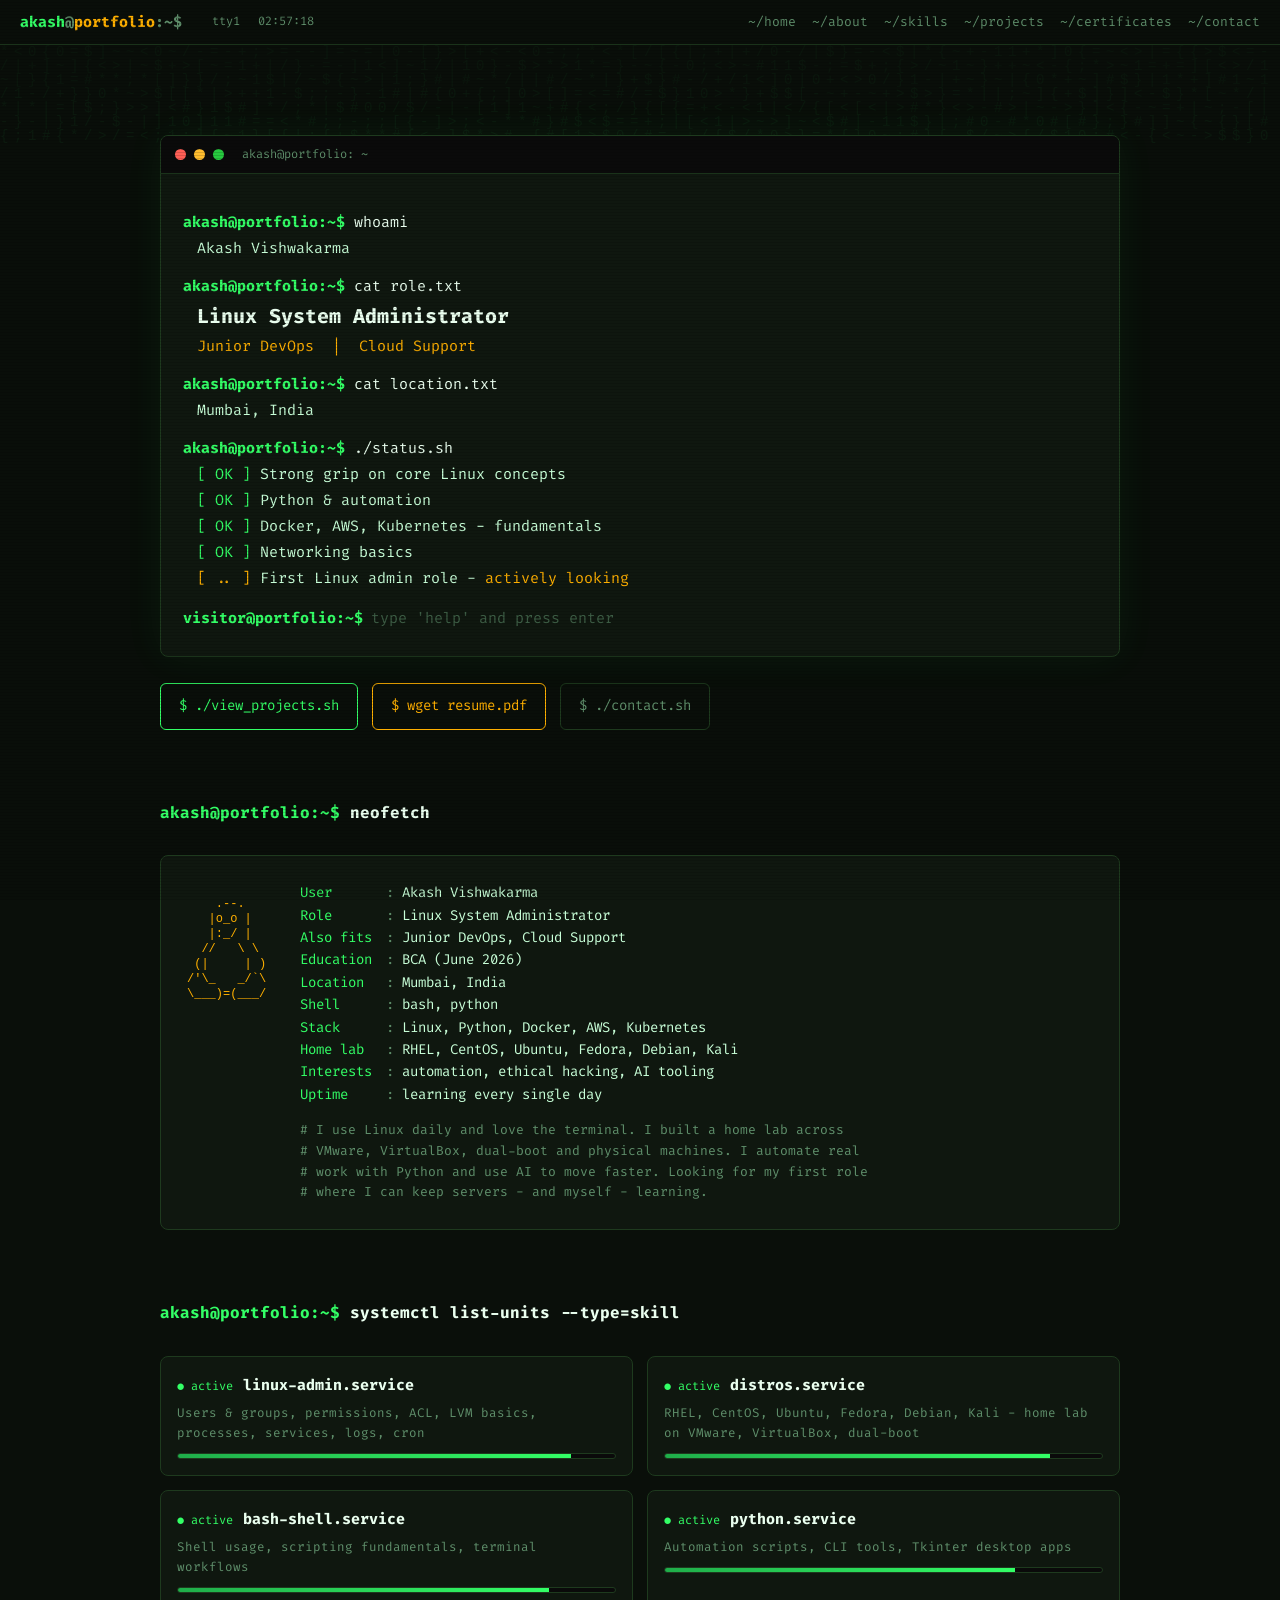
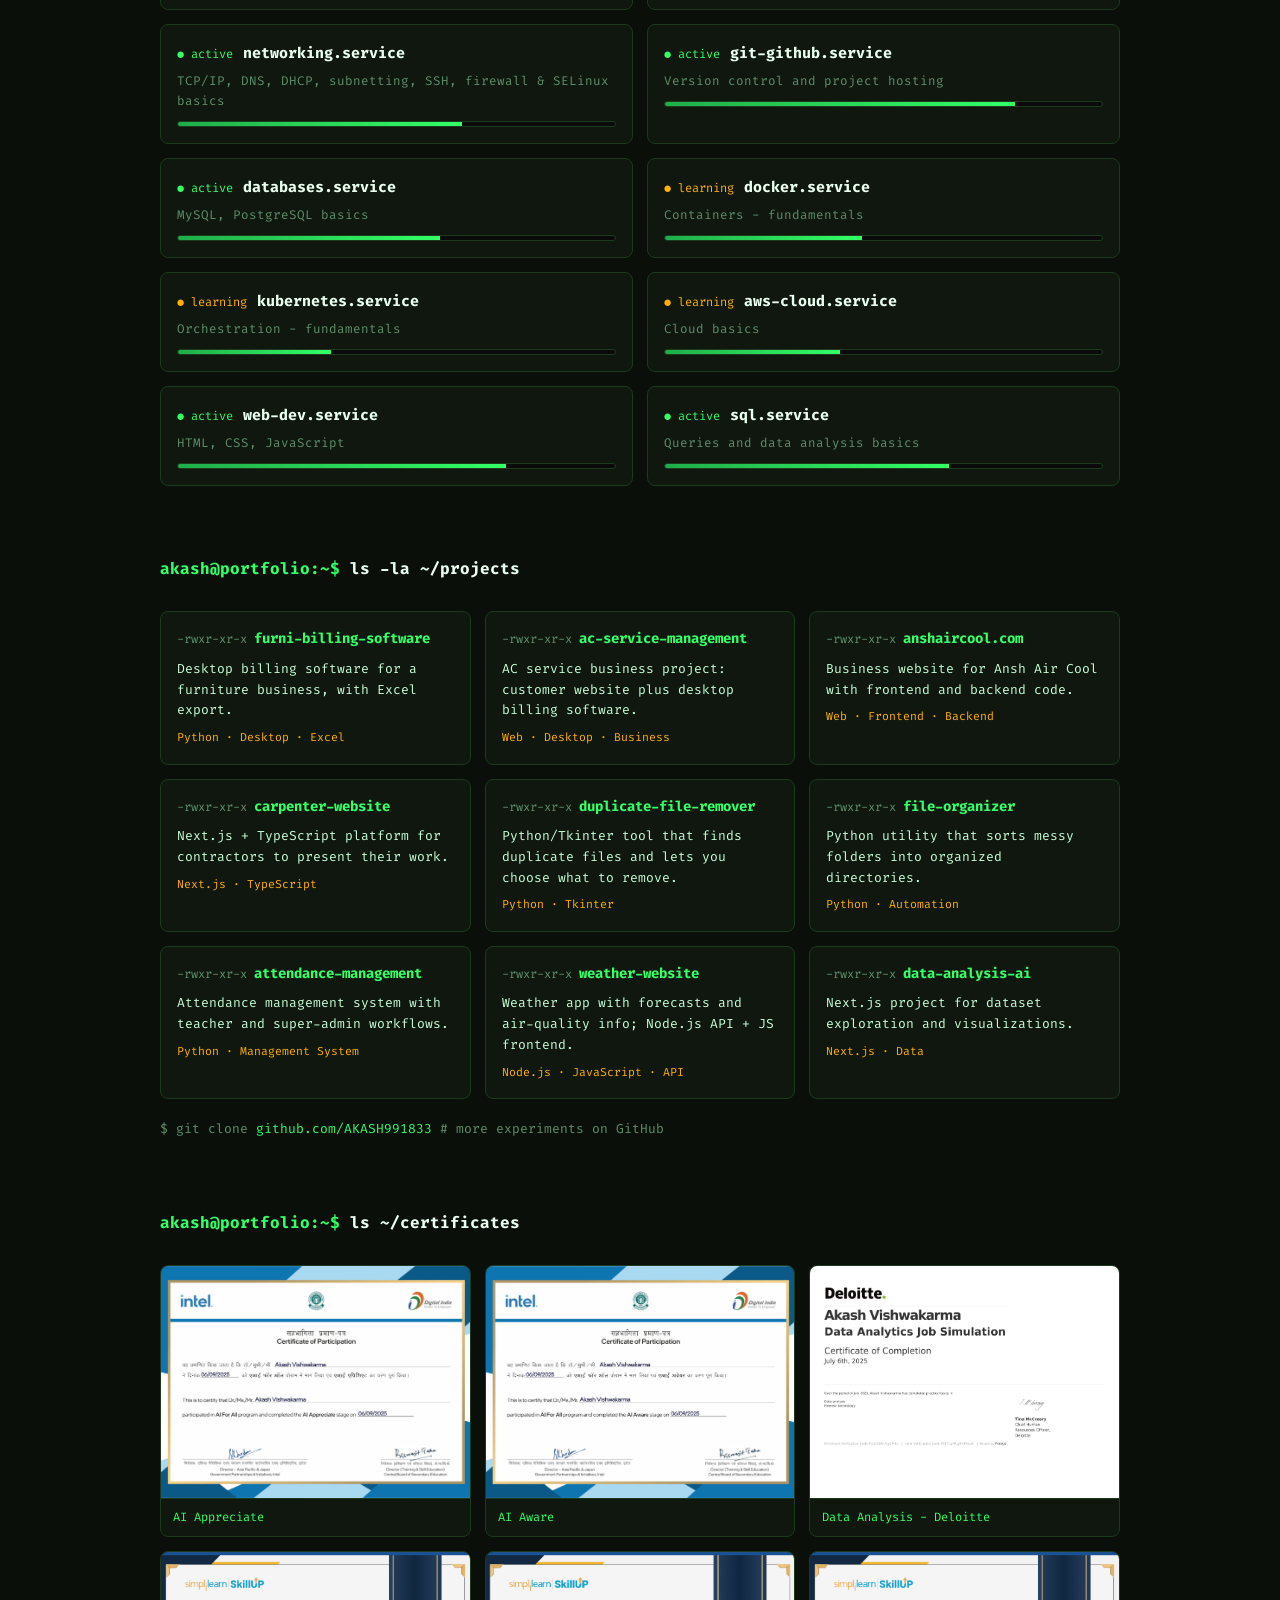
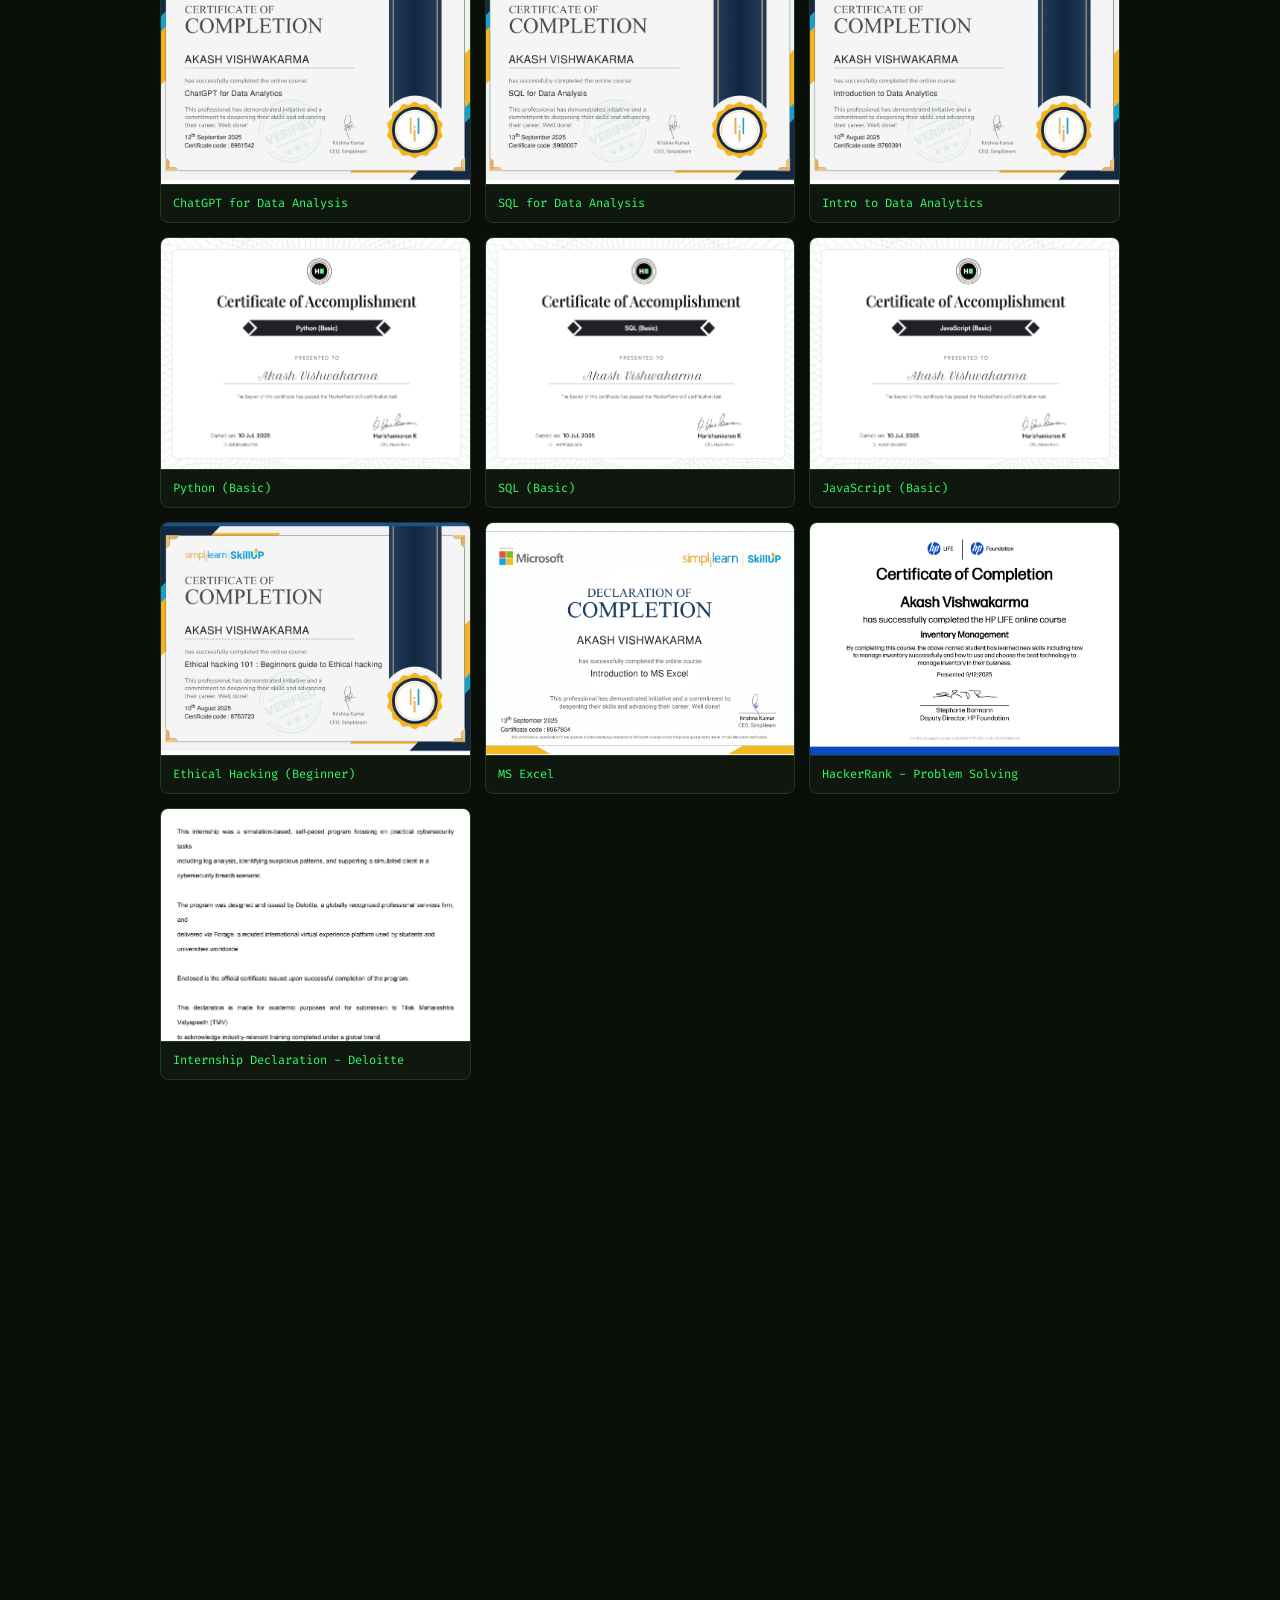
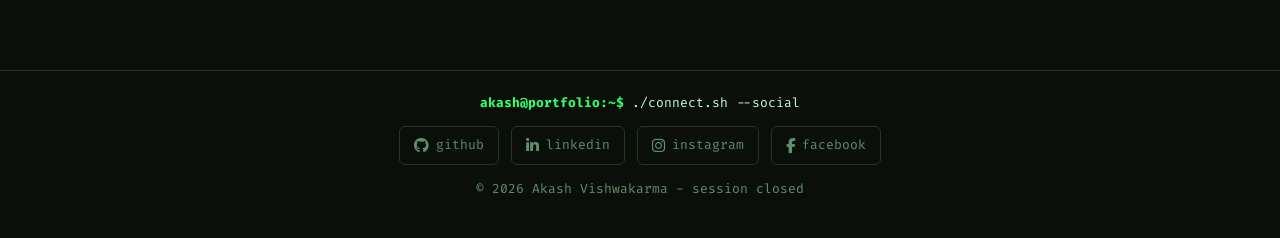
<file: index.html>
<!DOCTYPE html>
<html lang="en">
<head>
<meta charset="UTF-8">
<meta name="viewport" content="width=device-width, initial-scale=1.0">
<meta name="description" content="Akash Vishwakarma - Linux System Administrator, Junior DevOps and Cloud Support. Linux, Python, automation. Mumbai.">
<meta name="author" content="Akash Vishwakarma">
<title>akash@linux:~$ | Akash Vishwakarma</title>
<link rel="icon" type="image/x-icon" href="krish.jpg">
<link rel="preconnect" href="https://fonts.googleapis.com">
<link rel="preconnect" href="https://fonts.gstatic.com" crossorigin>
<link href="https://fonts.googleapis.com/css2?family=Fira+Code:wght@400;500;700&family=JetBrains+Mono:wght@400;700&display=swap" rel="stylesheet">
<link rel="stylesheet" href="https://cdnjs.cloudflare.com/ajax/libs/font-awesome/6.4.0/css/all.min.css">
<link rel="stylesheet" href="terminal.css">
</head>
<body>

<canvas id="matrix" aria-hidden="true"></canvas>

<!-- Boot screen -->
<div id="boot" aria-hidden="true">
<pre id="boot-log"></pre>
</div>

<div class="crt" aria-hidden="true"></div>

<!-- Status bar -->
<header class="statusbar">
  <a class="host" href="#home"><span class="user">akash</span><span class="at">@</span><span class="machine">portfolio</span><span class="path">:~$</span></a>
  <span class="tty">tty1</span>
  <span class="clock" id="clock"></span>
  <button class="menu-toggle" id="menuToggle" aria-label="Toggle menu">[menu]</button>
  <nav id="nav">
    <a href="#home">~/home</a>
    <a href="#about">~/about</a>
    <a href="#skills">~/skills</a>
    <a href="#projects">~/projects</a>
    <a href="#certificates">~/certificates</a>
    <a href="#contact">~/contact</a>
  </nav>
</header>

<main>

<!-- HERO -->
<section class="hero" id="home">
  <div class="term-window">
    <div class="term-titlebar">
      <span class="dot r"></span><span class="dot y"></span><span class="dot g"></span>
      <span class="term-title">akash@portfolio: ~</span>
    </div>
    <div class="term-body" id="hero-term">
      <div class="line"><span class="prompt">akash@portfolio:~$</span> <span class="cmd" data-type="whoami"></span></div>
      <div class="out">Akash Vishwakarma</div>
      <div class="line"><span class="prompt">akash@portfolio:~$</span> <span class="cmd" data-type="cat role.txt"></span></div>
      <div class="out big">Linux System Administrator</div>
      <div class="out big dim2">Junior DevOps &nbsp;|&nbsp; Cloud Support</div>
      <div class="line"><span class="prompt">akash@portfolio:~$</span> <span class="cmd" data-type="cat location.txt"></span></div>
      <div class="out">Mumbai, India</div>
      <div class="line"><span class="prompt">akash@portfolio:~$</span> <span class="cmd" data-type="./status.sh"></span></div>
      <div class="out"><span class="ok">[ OK ]</span> Strong grip on core Linux concepts</div>
      <div class="out"><span class="ok">[ OK ]</span> Python &amp; automation</div>
      <div class="out"><span class="ok">[ OK ]</span> Docker, AWS, Kubernetes - fundamentals</div>
      <div class="out"><span class="ok">[ OK ]</span> Networking basics</div>
      <div class="out"><span class="run">[ .. ]</span> First Linux admin role - <span class="amber">actively looking</span></div>
      <div id="tty-out"></div>
      <div class="line tty-line">
        <span class="prompt">visitor@portfolio:~$</span>
        <input id="tty-in" type="text" autocomplete="off" autocapitalize="off" spellcheck="false" aria-label="Try a terminal command - type help" placeholder="type 'help' and press enter">
      </div>
    </div>
  </div>
  <div class="hero-actions">
    <a class="btn" href="#projects">$ ./view_projects.sh</a>
    <a class="btn amber" href="1-Akash_Vishwakarma_Resume.pdf" target="_blank" rel="noopener">$ wget resume.pdf</a>
    <a class="btn ghost" href="#contact">$ ./contact.sh</a>
  </div>
</section>

<!-- ABOUT / neofetch -->
<section id="about" class="reveal">
  <h2 class="sec"><span class="prompt">akash@portfolio:~$</span> neofetch</h2>
  <div class="neofetch">
    <pre class="ascii" aria-hidden="true"><span class="penguin">
    .--.
   |o_o |
   |:_/ |
  //   \ \
 (|     | )
/'\_   _/`\
\___)=(___/</span></pre>
    <div class="nf-info">
      <div><span class="k">User</span><span class="sep">:</span> Akash Vishwakarma</div>
      <div><span class="k">Role</span><span class="sep">:</span> Linux System Administrator</div>
      <div><span class="k">Also fits</span><span class="sep">:</span> Junior DevOps, Cloud Support</div>
      <div><span class="k">Education</span><span class="sep">:</span> BCA (June 2026)</div>
      <div><span class="k">Location</span><span class="sep">:</span> Mumbai, India</div>
      <div><span class="k">Shell</span><span class="sep">:</span> bash, python</div>
      <div><span class="k">Stack</span><span class="sep">:</span> Linux, Python, Docker, AWS, Kubernetes</div>
      <div><span class="k">Home lab</span><span class="sep">:</span> RHEL, CentOS, Ubuntu, Fedora, Debian, Kali</div>
      <div><span class="k">Interests</span><span class="sep">:</span> automation, ethical hacking, AI tooling</div>
      <div><span class="k">Uptime</span><span class="sep">:</span> learning every single day</div>
      <div class="nf-note"># I use Linux daily and love the terminal. I built a home lab across
# VMware, VirtualBox, dual-boot and physical machines. I automate real
# work with Python and use AI to move faster. Looking for my first role
# where I can keep servers - and myself - learning.</div>
    </div>
  </div>
</section>

<!-- SKILLS -->
<section id="skills" class="reveal">
  <h2 class="sec"><span class="prompt">akash@portfolio:~$</span> systemctl list-units --type=skill</h2>
  <div class="units">
    <div class="unit"><span class="state ok">&#9679; active</span><span class="uname">linux-admin.service</span><span class="udesc">Users &amp; groups, permissions, ACL, LVM basics, processes, services, logs, cron</span><div class="bar"><div class="fill" style="--w:90%"></div></div></div>
    <div class="unit"><span class="state ok">&#9679; active</span><span class="uname">distros.service</span><span class="udesc">RHEL, CentOS, Ubuntu, Fedora, Debian, Kali - home lab on VMware, VirtualBox, dual-boot</span><div class="bar"><div class="fill" style="--w:88%"></div></div></div>
    <div class="unit"><span class="state ok">&#9679; active</span><span class="uname">bash-shell.service</span><span class="udesc">Shell usage, scripting fundamentals, terminal workflows</span><div class="bar"><div class="fill" style="--w:85%"></div></div></div>
    <div class="unit"><span class="state ok">&#9679; active</span><span class="uname">python.service</span><span class="udesc">Automation scripts, CLI tools, Tkinter desktop apps</span><div class="bar"><div class="fill" style="--w:80%"></div></div></div>
    <div class="unit"><span class="state ok">&#9679; active</span><span class="uname">networking.service</span><span class="udesc">TCP/IP, DNS, DHCP, subnetting, SSH, firewall &amp; SELinux basics</span><div class="bar"><div class="fill" style="--w:65%"></div></div></div>
    <div class="unit"><span class="state ok">&#9679; active</span><span class="uname">git-github.service</span><span class="udesc">Version control and project hosting</span><div class="bar"><div class="fill" style="--w:80%"></div></div></div>
    <div class="unit"><span class="state ok">&#9679; active</span><span class="uname">databases.service</span><span class="udesc">MySQL, PostgreSQL basics</span><div class="bar"><div class="fill" style="--w:60%"></div></div></div>
    <div class="unit"><span class="state warn">&#9679; learning</span><span class="uname">docker.service</span><span class="udesc">Containers - fundamentals</span><div class="bar"><div class="fill" style="--w:45%"></div></div></div>
    <div class="unit"><span class="state warn">&#9679; learning</span><span class="uname">kubernetes.service</span><span class="udesc">Orchestration - fundamentals</span><div class="bar"><div class="fill" style="--w:35%"></div></div></div>
    <div class="unit"><span class="state warn">&#9679; learning</span><span class="uname">aws-cloud.service</span><span class="udesc">Cloud basics</span><div class="bar"><div class="fill" style="--w:40%"></div></div></div>
    <div class="unit"><span class="state ok">&#9679; active</span><span class="uname">web-dev.service</span><span class="udesc">HTML, CSS, JavaScript</span><div class="bar"><div class="fill" style="--w:75%"></div></div></div>
    <div class="unit"><span class="state ok">&#9679; active</span><span class="uname">sql.service</span><span class="udesc">Queries and data analysis basics</span><div class="bar"><div class="fill" style="--w:65%"></div></div></div>
  </div>
</section>

<!-- PROJECTS -->
<section id="projects" class="reveal">
  <h2 class="sec"><span class="prompt">akash@portfolio:~$</span> ls -la ~/projects</h2>

  <div class="proj-grid">

    <a class="proj" href="https://github.com/AKASH991833/Furni_Billing_Software" target="_blank" rel="noopener">
      <div class="p-head">-rwxr-xr-x <span class="p-name">furni-billing-software</span></div>
      <div class="p-desc">Desktop billing software for a furniture business, with Excel export.</div>
      <div class="p-tags">Python &middot; Desktop &middot; Excel</div>
    </a>

    <a class="proj" href="https://github.com/AKASH991833/AC_Service_Management" target="_blank" rel="noopener">
      <div class="p-head">-rwxr-xr-x <span class="p-name">ac-service-management</span></div>
      <div class="p-desc">AC service business project: customer website plus desktop billing software.</div>
      <div class="p-tags">Web &middot; Desktop &middot; Business</div>
    </a>

    <a class="proj" href="https://github.com/AKASH991833/anshaircool.com" target="_blank" rel="noopener">
      <div class="p-head">-rwxr-xr-x <span class="p-name">anshaircool.com</span></div>
      <div class="p-desc">Business website for Ansh Air Cool with frontend and backend code.</div>
      <div class="p-tags">Web &middot; Frontend &middot; Backend</div>
    </a>

    <a class="proj" href="https://github.com/AKASH991833/Carpenter_Website" target="_blank" rel="noopener">
      <div class="p-head">-rwxr-xr-x <span class="p-name">carpenter-website</span></div>
      <div class="p-desc">Next.js + TypeScript platform for contractors to present their work.</div>
      <div class="p-tags">Next.js &middot; TypeScript</div>
    </a>

    <a class="proj" href="https://github.com/AKASH991833/duplicate-file-remover" target="_blank" rel="noopener">
      <div class="p-head">-rwxr-xr-x <span class="p-name">duplicate-file-remover</span></div>
      <div class="p-desc">Python/Tkinter tool that finds duplicate files and lets you choose what to remove.</div>
      <div class="p-tags">Python &middot; Tkinter</div>
    </a>

    <a class="proj" href="https://github.com/AKASH991833/File-Organizer" target="_blank" rel="noopener">
      <div class="p-head">-rwxr-xr-x <span class="p-name">file-organizer</span></div>
      <div class="p-desc">Python utility that sorts messy folders into organized directories.</div>
      <div class="p-tags">Python &middot; Automation</div>
    </a>

    <a class="proj" href="https://github.com/AKASH991833/Attendance_management_sys" target="_blank" rel="noopener">
      <div class="p-head">-rwxr-xr-x <span class="p-name">attendance-management</span></div>
      <div class="p-desc">Attendance management system with teacher and super-admin workflows.</div>
      <div class="p-tags">Python &middot; Management System</div>
    </a>

    <a class="proj" href="https://github.com/AKASH991833/Weather_Website" target="_blank" rel="noopener">
      <div class="p-head">-rwxr-xr-x <span class="p-name">weather-website</span></div>
      <div class="p-desc">Weather app with forecasts and air-quality info; Node.js API + JS frontend.</div>
      <div class="p-tags">Node.js &middot; JavaScript &middot; API</div>
    </a>

    <a class="proj" href="https://github.com/AKASH991833/Data_Analysis_using-Ai" target="_blank" rel="noopener">
      <div class="p-head">-rwxr-xr-x <span class="p-name">data-analysis-ai</span></div>
      <div class="p-desc">Next.js project for dataset exploration and visualizations.</div>
      <div class="p-tags">Next.js &middot; Data</div>
    </a>

  </div>
  <div class="more-repos">$ git clone <a href="https://github.com/AKASH991833?tab=repositories" target="_blank" rel="noopener">github.com/AKASH991833</a> <span class="dim"># more experiments on GitHub</span></div>
</section>

<!-- CERTIFICATES -->
<section id="certificates" class="reveal">
  <h2 class="sec"><span class="prompt">akash@portfolio:~$</span> ls ~/certificates</h2>
  <div class="cert-grid">
    <figure class="cert"><img src="AI_APPRECIATE_CERTIFICATE.png" alt="AI Appreciate certificate" loading="lazy"><figcaption>AI Appreciate</figcaption></figure>
    <figure class="cert"><img src="AI_AWARE_CERTIFICATE.png" alt="AI Aware certificate" loading="lazy"><figcaption>AI Aware</figcaption></figure>
    <figure class="cert"><img src="Data%20Analysis_Deloitte.jpg" alt="Data Analysis certificate - Deloitte" loading="lazy"><figcaption>Data Analysis - Deloitte</figcaption></figure>
    <figure class="cert"><img src="CHATGPT_FOR_DA.jpg" alt="ChatGPT for Data Analysis certificate" loading="lazy"><figcaption>ChatGPT for Data Analysis</figcaption></figure>
    <figure class="cert"><img src="SQL_FOR_DA_page-0001.jpg" alt="SQL for Data Analysis certificate" loading="lazy"><figcaption>SQL for Data Analysis</figcaption></figure>
    <figure class="cert"><img src="Introduction%20to%20Data%20Analytics.jpg" alt="Introduction to Data Analytics certificate" loading="lazy"><figcaption>Intro to Data Analytics</figcaption></figure>
    <figure class="cert"><img src="Python_Basic.jpg" alt="Python Basic certificate" loading="lazy"><figcaption>Python (Basic)</figcaption></figure>
    <figure class="cert"><img src="SQL_Basic.jpg" alt="SQL Basic certificate" loading="lazy"><figcaption>SQL (Basic)</figcaption></figure>
    <figure class="cert"><img src="javascript_basic.jpg" alt="JavaScript Basic certificate" loading="lazy"><figcaption>JavaScript (Basic)</figcaption></figure>
    <figure class="cert"><img src="Beginners%20guide%20to%20Ethical%20hacking.jpg" alt="Beginners guide to Ethical Hacking certificate" loading="lazy"><figcaption>Ethical Hacking (Beginner)</figcaption></figure>
    <figure class="cert"><img src="MS_EXCEL_page-0001.jpg" alt="MS Excel certificate" loading="lazy"><figcaption>MS Excel</figcaption></figure>
    <figure class="cert"><img src="HP_page-0001.jpg" alt="HackerRank problem solving" loading="lazy"><figcaption>HackerRank - Problem Solving</figcaption></figure>
    <figure class="cert"><img src="Akash_Internship_Declaration_Letter_Deloitte.jpg" alt="Deloitte internship declaration letter" loading="lazy"><figcaption>Internship Declaration - Deloitte</figcaption></figure>
  </div>
</section>

<!-- CONTACT -->
<section id="contact" class="reveal">
  <h2 class="sec"><span class="prompt">akash@portfolio:~$</span> cat contact.json</h2>
  <div class="term-window">
    <div class="term-titlebar"><span class="dot r"></span><span class="dot y"></span><span class="dot g"></span><span class="term-title">contact.json</span></div>
    <div class="term-body contact-body">
<pre>{
  <span class="ck">"name"</span>:     <span class="cs">"Akash Vishwakarma"</span>,
  <span class="ck">"email"</span>:    <a href="mailto:akashvishwakarma1262@gmail.com"><span class="cs">"akashvishwakarma1262@gmail.com"</span></a>,
  <span class="ck">"phone"</span>:    <a href="tel:+919918331262"><span class="cs">"+91 9918331262"</span></a>,
  <span class="ck">"github"</span>:   <a href="https://github.com/AKASH991833" target="_blank" rel="noopener"><span class="cs">"github.com/AKASH991833"</span></a>,
  <span class="ck">"linkedin"</span>: <a href="https://linkedin.com/in/akash-vishwakarma-48b176258" target="_blank" rel="noopener"><span class="cs">"linkedin.com/in/akash-vishwakarma-48b176258"</span></a>,
  <span class="ck">"location"</span>: <span class="cs">"Mumbai, India"</span>,
  <span class="ck">"open_to"</span>:  <span class="cs">"Linux System Administrator / Junior DevOps / Cloud Support roles"</span>
}</pre>
      <div class="line cursor-line"><span class="prompt">akash@portfolio:~$</span> <span class="cursor">&#9608;</span></div>
    </div>
  </div>
</section>

</main>

<footer>
  <div class="foot-line"><span class="prompt">akash@portfolio:~$</span> ./connect.sh --social</div>
  <div class="social-row">
    <a href="https://github.com/AKASH991833" target="_blank" rel="noopener" aria-label="GitHub"><i class="fab fa-github"></i><span>github</span></a>
    <a href="https://linkedin.com/in/akash-vishwakarma-48b176258" target="_blank" rel="noopener" aria-label="LinkedIn"><i class="fab fa-linkedin-in"></i><span>linkedin</span></a>
    <a href="https://www.instagram.com/krish_20_vis/" target="_blank" rel="noopener" aria-label="Instagram"><i class="fab fa-instagram"></i><span>instagram</span></a>
    <a href="https://www.facebook.com/profile.php?id=100057371780310" target="_blank" rel="noopener" aria-label="Facebook"><i class="fab fa-facebook-f"></i><span>facebook</span></a>
  </div>
  <div class="foot-line dim">&copy; 2026 Akash Vishwakarma - session closed</div>
</footer>

<!-- Lightbox -->
<div id="lightbox" aria-hidden="true">
  <div class="lb-box">
    <div class="term-titlebar"><span class="dot r" id="lb-close"></span><span class="dot y"></span><span class="dot g"></span><span class="term-title" id="lb-title">view</span></div>
    <img id="lb-img" alt="">
  </div>
</div>

<script>
// matrix rain (subtle)
(function(){
  var c = document.getElementById('matrix'), x = c.getContext('2d');
  var cols, drops, fs = 14;
  function size(){
    c.width = innerWidth; c.height = innerHeight;
    cols = Math.floor(c.width / fs);
    drops = Array(cols).fill(1);
  }
  size(); addEventListener('resize', size);
  var chars = '01<>/;$#[]{}~|=+-*';
  setInterval(function(){
    if (document.hidden) return;
    x.fillStyle = 'rgba(10,15,10,0.08)'; x.fillRect(0,0,c.width,c.height);
    x.fillStyle = '#1fae4a'; x.font = fs + 'px monospace';
    for (var i = 0; i < drops.length; i++){
      x.fillText(chars[Math.random()*chars.length|0], i*fs, drops[i]*fs);
      if (drops[i]*fs > c.height && Math.random() > 0.985) drops[i] = 0;
      drops[i]++;
    }
  }, 90);
})();

// boot sequence
(function(){
  var lines = [
    "[  OK  ] Mounted /dev/portfolio",
    "[  OK  ] Started network.service",
    "[  OK  ] Loaded module: linux-core",
    "[  OK  ] Loaded module: python",
    "[  OK  ] Reached target akash-vishwakarma",
    "",
    "portfolio login: akash",
    "Last login: " + new Date().toDateString() + " on tty1"
  ];
  var el = document.getElementById('boot-log'), i = 0;
  function step(){
    if (i < lines.length){ el.textContent += lines[i++] + "\n"; setTimeout(step, 90); }
    else setTimeout(function(){ document.getElementById('boot').classList.add('done'); }, 250);
  }
  step();
})();

// hero typing
(function(){
  var cmds = document.querySelectorAll('.cmd[data-type]');
  cmds.forEach(function(el, idx){
    var text = el.getAttribute('data-type');
    setTimeout(function(){
      var i = 0;
      (function t(){ if (i <= text.length){ el.textContent = text.slice(0, i++); setTimeout(t, 45);} })();
    }, idx * 400);
  });
})();

// clock
(function(){
  var el = document.getElementById('clock');
  function tick(){ el.textContent = new Date().toLocaleTimeString('en-GB'); }
  tick(); setInterval(tick, 1000);
})();

// interactive terminal
(function(){
  var input = document.getElementById('tty-in'), out = document.getElementById('tty-out');
  var cmds = {
    help: "available: whoami, role, skills, projects, certificates, social, resume, contact, date, clear, exit",
    whoami: "visitor - but this site belongs to Akash Vishwakarma",
    role: "Linux System Administrator | Junior DevOps | Cloud Support",
    skills: "linux, bash, python, git, mysql/postgresql, networking, docker*, aws*, kubernetes*  (* = learning)",
    projects: "12 public builds - scroll to ~/projects or run: open projects",
    certificates: "13 certificates - scroll to ~/certificates",
    social: "github.com/AKASH991833 | linkedin.com/in/akash-vishwakarma-48b176258 | instagram.com/krish_20_vis",
    resume: "opening resume... (or click the '$ wget resume.pdf' button above)",
    contact: "akashvishwakarma1262@gmail.com | +91 9918331262 | Mumbai, India",
    exit: "there is no escape. the terminal is eternal.",
    sudo: "permission denied: nice try."
  };
  function print(t){
    var d = document.createElement('div');
    d.className = 'out tty-resp';
    d.textContent = t;
    out.appendChild(d);
  }
  input.addEventListener('keydown', function(e){
    if (e.key !== 'Enter') return;
    var raw = input.value.trim(), v = raw.toLowerCase();
    var echo = document.createElement('div');
    echo.className = 'line';
    echo.innerHTML = '<span class="prompt">visitor@portfolio:~$</span> ';
    echo.appendChild(document.createTextNode(raw));
    out.appendChild(echo);
    input.value = '';
    if (!v) return;
    if (v === 'clear'){ out.innerHTML = ''; return; }
    if (v === 'date'){ print(new Date().toString()); return; }
    if (v === 'open projects'){ document.getElementById('projects').scrollIntoView({behavior:'smooth'}); return; }
    if (v === 'resume'){ print(cmds.resume); window.open('1-Akash_Vishwakarma_Resume.pdf','_blank'); return; }
    if (cmds[v]){ print(cmds[v]); return; }
    print("command not found: " + v + " - try 'help'");
  });
})();

// menu toggle
document.getElementById('menuToggle').addEventListener('click', function(){
  document.getElementById('nav').classList.toggle('open');
});
document.querySelectorAll('#nav a').forEach(function(a){
  a.addEventListener('click', function(){ document.getElementById('nav').classList.remove('open'); });
});

// lightbox
var lb = document.getElementById('lightbox');
document.querySelectorAll('.cert img').forEach(function(img){
  img.addEventListener('click', function(){
    document.getElementById('lb-img').src = img.src;
    document.getElementById('lb-title').textContent = img.alt || 'certificate';
    lb.classList.add('open');
  });
});
lb.addEventListener('click', function(){ lb.classList.remove('open'); });
document.addEventListener('keydown', function(e){ if (e.key === 'Escape') lb.classList.remove('open'); });

// reveal + skill bars on scroll
var io = new IntersectionObserver(function(entries){
  entries.forEach(function(e){
    if (!e.isIntersecting) return;
    e.target.classList.add('visible');
    e.target.querySelectorAll('.fill').forEach(function(f){ f.style.width = getComputedStyle(f).getPropertyValue('--w'); });
  });
}, {threshold: .15});
document.querySelectorAll('.reveal, .units').forEach(function(el){ io.observe(el); });
</script>
</body>
</html>
</file>
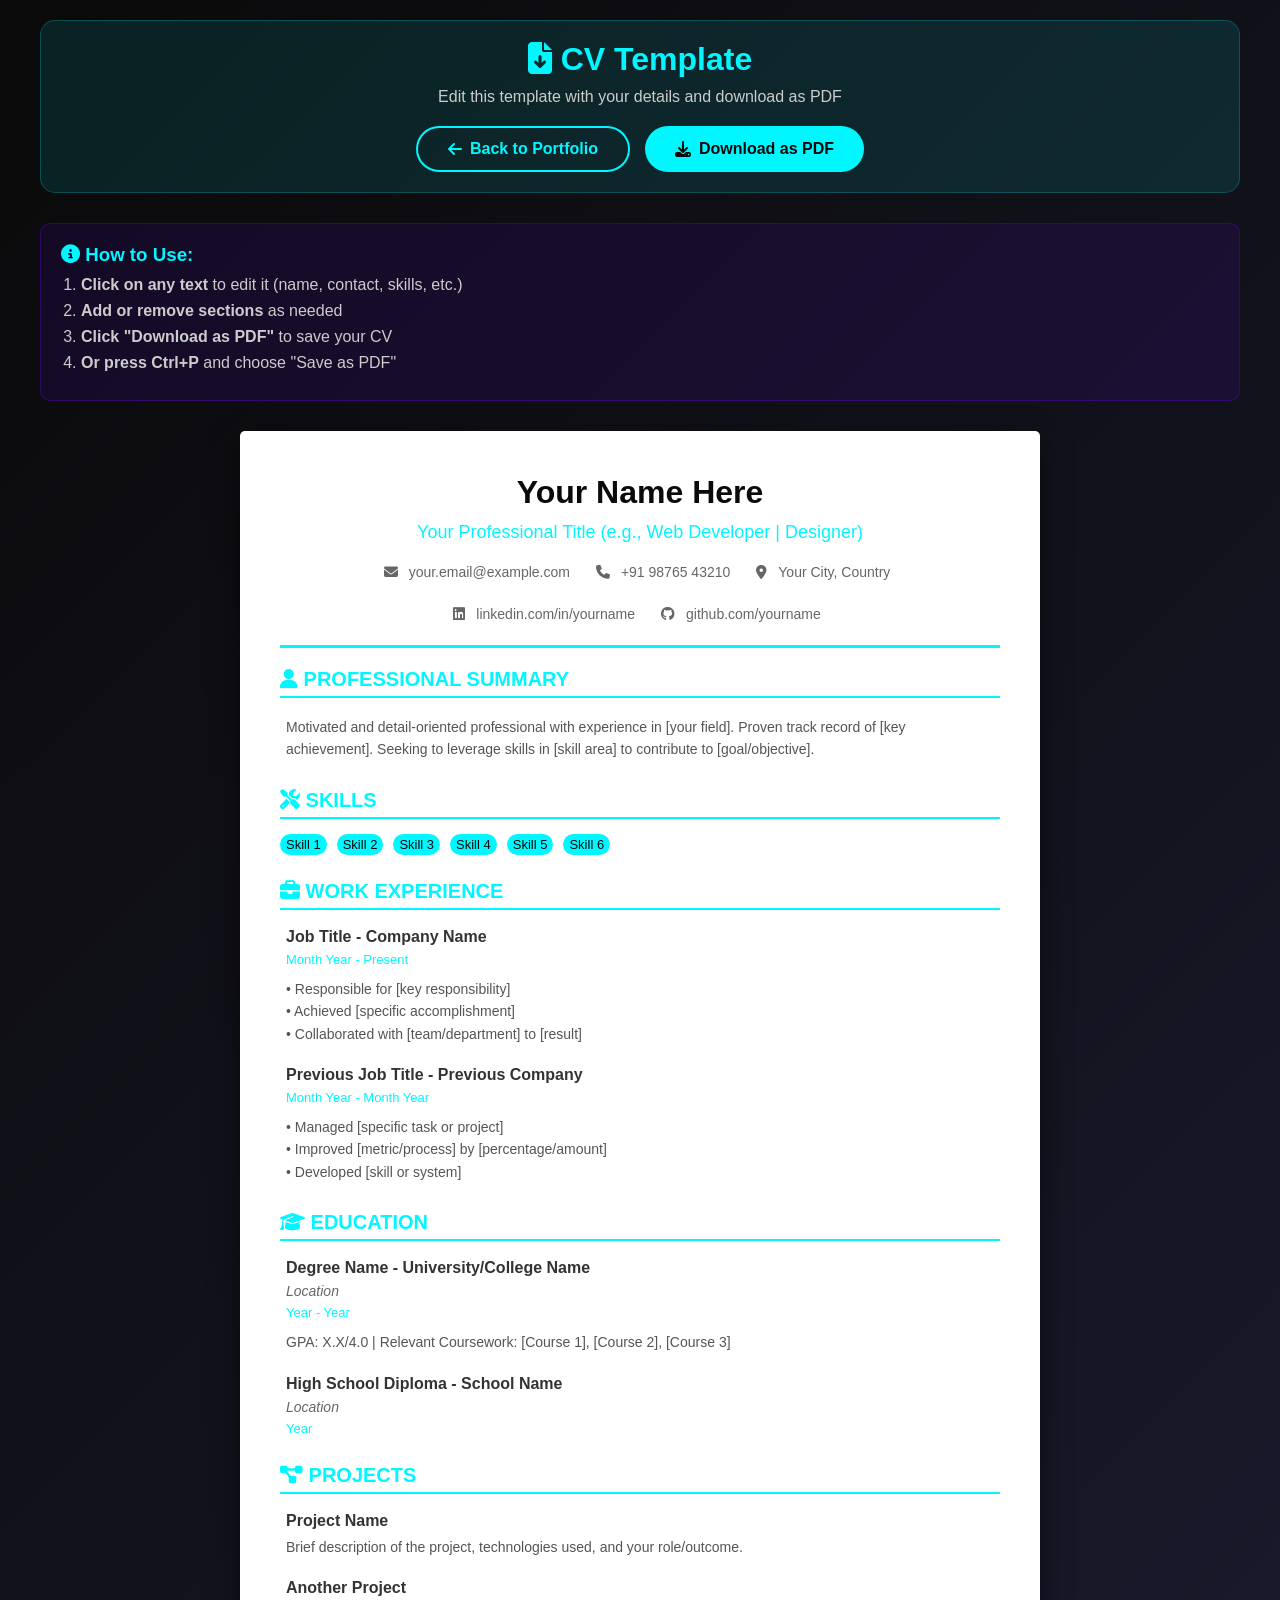
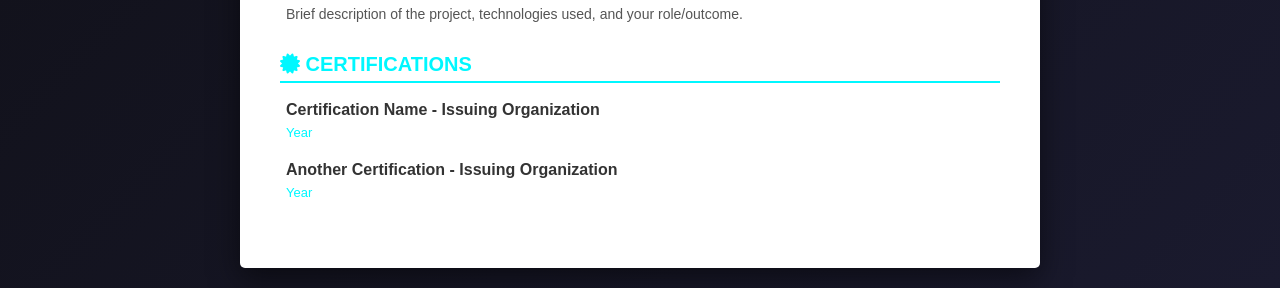
<file: cv-template.html>
<!DOCTYPE html>
<html lang="en">

<head>
    <meta charset="UTF-8">
    <meta name="viewport" content="width=device-width, initial-scale=1.0">
    <title>CV Template - Editable & Downloadable</title>
    <link rel="stylesheet" href="https://cdnjs.cloudflare.com/ajax/libs/font-awesome/6.5.1/css/all.min.css">
    <style>
        * {
            margin: 0;
            padding: 0;
            box-sizing: border-box;
            font-family: 'Segoe UI', Tahoma, Geneva, Verdana, sans-serif;
        }

        body {
            background: linear-gradient(135deg, #0a0a0a, #1a1a2e);
            min-height: 100vh;
            padding: 20px;
        }

        .container {
            max-width: 1200px;
            margin: 0 auto;
        }

        .header {
            text-align: center;
            margin-bottom: 30px;
            padding: 20px;
            background: rgba(0, 247, 255, 0.1);
            border-radius: 15px;
            border: 1px solid rgba(0, 247, 255, 0.2);
        }

        .header h1 {
            color: #00f7ff;
            font-size: 32px;
            margin-bottom: 10px;
        }

        .header p {
            color: #ccc;
            font-size: 16px;
        }

        .btn-group {
            display: flex;
            gap: 15px;
            justify-content: center;
            margin-top: 20px;
            flex-wrap: wrap;
        }

        .btn {
            padding: 12px 30px;
            background: #00f7ff;
            color: #0a0a0a;
            border: none;
            border-radius: 30px;
            font-size: 16px;
            font-weight: 600;
            cursor: pointer;
            text-decoration: none;
            display: inline-flex;
            align-items: center;
            gap: 8px;
            transition: all 0.3s ease;
        }

        .btn:hover {
            background: #6e00ff;
            color: #fff;
            transform: translateY(-3px);
            box-shadow: 0 10px 20px rgba(0, 247, 255, 0.4);
        }

        .btn-secondary {
            background: transparent;
            border: 2px solid #00f7ff;
            color: #00f7ff;
        }

        .btn-secondary:hover {
            background: #00f7ff;
            color: #0a0a0a;
        }

        /* CV Preview Section */
        .cv-preview {
            background: #fff;
            color: #333;
            max-width: 800px;
            margin: 0 auto;
            padding: 40px;
            border-radius: 5px;
            box-shadow: 0 10px 30px rgba(0, 0, 0, 0.5);
        }

        .cv-header {
            text-align: center;
            border-bottom: 3px solid #00f7ff;
            padding-bottom: 20px;
            margin-bottom: 20px;
        }

        .cv-name {
            font-size: 32px;
            color: #0a0a0a;
            margin-bottom: 5px;
        }

        .cv-title {
            font-size: 18px;
            color: #00f7ff;
            margin-bottom: 15px;
        }

        .cv-contact {
            display: flex;
            justify-content: center;
            gap: 20px;
            flex-wrap: wrap;
            font-size: 14px;
            color: #666;
        }

        .cv-contact span {
            display: flex;
            align-items: center;
            gap: 5px;
        }

        .cv-section {
            margin-bottom: 25px;
        }

        .cv-section-title {
            font-size: 20px;
            color: #00f7ff;
            border-bottom: 2px solid #00f7ff;
            padding-bottom: 5px;
            margin-bottom: 15px;
            text-transform: uppercase;
            font-weight: 600;
        }

        .cv-item {
            margin-bottom: 15px;
        }

        .cv-item-title {
            font-size: 16px;
            font-weight: 600;
            color: #333;
        }

        .cv-item-subtitle {
            font-size: 14px;
            color: #666;
            font-style: italic;
        }

        .cv-item-date {
            font-size: 13px;
            color: #00f7ff;
            margin-bottom: 5px;
        }

        .cv-item-description {
            font-size: 14px;
            color: #555;
            line-height: 1.6;
        }

        .cv-skills {
            display: flex;
            flex-wrap: wrap;
            gap: 10px;
        }

        .cv-skill-tag {
            background: #00f7ff;
            color: #0a0a0a;
            padding: 5px 15px;
            border-radius: 20px;
            font-size: 13px;
            font-weight: 500;
        }

        /* Editable Fields */
        [contenteditable="true"] {
            border: 1px dashed transparent;
            padding: 2px 5px;
            transition: all 0.3s ease;
        }

        [contenteditable="true"]:hover {
            border: 1px dashed #00f7ff;
            background: rgba(0, 247, 255, 0.05);
        }

        [contenteditable="true"]:focus {
            outline: none;
            border: 1px solid #00f7ff;
            background: rgba(0, 247, 255, 0.1);
        }

        .instructions {
            background: rgba(110, 0, 255, 0.1);
            border: 1px solid rgba(110, 0, 255, 0.3);
            border-radius: 10px;
            padding: 20px;
            margin-bottom: 30px;
        }

        .instructions h3 {
            color: #00f7ff;
            margin-bottom: 10px;
        }

        .instructions ol {
            margin-left: 20px;
            color: #ccc;
        }

        .instructions li {
            margin-bottom: 8px;
        }

        @media print {
            body {
                background: #fff;
                padding: 0;
            }

            .header, .btn-group, .instructions {
                display: none !important;
            }

            .cv-preview {
                box-shadow: none;
                max-width: 100%;
            }
        }

        @media (max-width: 768px) {
            .cv-preview {
                padding: 20px;
            }

            .cv-name {
                font-size: 24px;
            }

            .cv-contact {
                flex-direction: column;
                gap: 10px;
            }
        }
    </style>
</head>

<body>
    <div class="container">
        <div class="header">
            <h1><i class="fas fa-file-download"></i> CV Template</h1>
            <p>Edit this template with your details and download as PDF</p>
            
            <div class="btn-group">
                <a href="index.html" class="btn btn-secondary">
                    <i class="fas fa-arrow-left"></i> Back to Portfolio
                </a>
                <button onclick="downloadCV()" class="btn">
                    <i class="fas fa-download"></i> Download as PDF
                </button>
            </div>
        </div>

        <div class="instructions">
            <h3><i class="fas fa-info-circle"></i> How to Use:</h3>
            <ol>
                <li><strong>Click on any text</strong> to edit it (name, contact, skills, etc.)</li>
                <li><strong>Add or remove sections</strong> as needed</li>
                <li><strong>Click "Download as PDF"</strong> to save your CV</li>
                <li><strong>Or press Ctrl+P</strong> and choose "Save as PDF"</li>
            </ol>
        </div>

        <div class="cv-preview" id="cv-content">
            <!-- Header -->
            <div class="cv-header">
                <h1 class="cv-name" contenteditable="true">Your Name Here</h1>
                <p class="cv-title" contenteditable="true">Your Professional Title (e.g., Web Developer | Designer)</p>
                <div class="cv-contact">
                    <span><i class="fas fa-envelope"></i> <span contenteditable="true">your.email@example.com</span></span>
                    <span><i class="fas fa-phone"></i> <span contenteditable="true">+91 98765 43210</span></span>
                    <span><i class="fas fa-map-marker-alt"></i> <span contenteditable="true">Your City, Country</span></span>
                    <span><i class="fab fa-linkedin"></i> <span contenteditable="true">linkedin.com/in/yourname</span></span>
                    <span><i class="fab fa-github"></i> <span contenteditable="true">github.com/yourname</span></span>
                </div>
            </div>

            <!-- Summary -->
            <div class="cv-section">
                <h2 class="cv-section-title"><i class="fas fa-user"></i> Professional Summary</h2>
                <p class="cv-item-description" contenteditable="true">
                    Motivated and detail-oriented professional with experience in [your field]. 
                    Proven track record of [key achievement]. Seeking to leverage skills in [skill area] 
                    to contribute to [goal/objective].
                </p>
            </div>

            <!-- Skills -->
            <div class="cv-section">
                <h2 class="cv-section-title"><i class="fas fa-tools"></i> Skills</h2>
                <div class="cv-skills">
                    <span class="cv-skill-tag" contenteditable="true">Skill 1</span>
                    <span class="cv-skill-tag" contenteditable="true">Skill 2</span>
                    <span class="cv-skill-tag" contenteditable="true">Skill 3</span>
                    <span class="cv-skill-tag" contenteditable="true">Skill 4</span>
                    <span class="cv-skill-tag" contenteditable="true">Skill 5</span>
                    <span class="cv-skill-tag" contenteditable="true">Skill 6</span>
                </div>
            </div>

            <!-- Experience -->
            <div class="cv-section">
                <h2 class="cv-section-title"><i class="fas fa-briefcase"></i> Work Experience</h2>
                
                <div class="cv-item">
                    <h3 class="cv-item-title" contenteditable="true">Job Title - Company Name</h3>
                    <p class="cv-item-date" contenteditable="true">Month Year - Present</p>
                    <p class="cv-item-description" contenteditable="true">
                        • Responsible for [key responsibility]<br>
                        • Achieved [specific accomplishment]<br>
                        • Collaborated with [team/department] to [result]
                    </p>
                </div>

                <div class="cv-item">
                    <h3 class="cv-item-title" contenteditable="true">Previous Job Title - Previous Company</h3>
                    <p class="cv-item-date" contenteditable="true">Month Year - Month Year</p>
                    <p class="cv-item-description" contenteditable="true">
                        • Managed [specific task or project]<br>
                        • Improved [metric/process] by [percentage/amount]<br>
                        • Developed [skill or system]
                    </p>
                </div>
            </div>

            <!-- Education -->
            <div class="cv-section">
                <h2 class="cv-section-title"><i class="fas fa-graduation-cap"></i> Education</h2>
                
                <div class="cv-item">
                    <h3 class="cv-item-title" contenteditable="true">Degree Name - University/College Name</h3>
                    <p class="cv-item-subtitle" contenteditable="true">Location</p>
                    <p class="cv-item-date" contenteditable="true">Year - Year</p>
                    <p class="cv-item-description" contenteditable="true">
                        GPA: X.X/4.0 | Relevant Coursework: [Course 1], [Course 2], [Course 3]
                    </p>
                </div>

                <div class="cv-item">
                    <h3 class="cv-item-title" contenteditable="true">High School Diploma - School Name</h3>
                    <p class="cv-item-subtitle" contenteditable="true">Location</p>
                    <p class="cv-item-date" contenteditable="true">Year</p>
                </div>
            </div>

            <!-- Projects -->
            <div class="cv-section">
                <h2 class="cv-section-title"><i class="fas fa-project-diagram"></i> Projects</h2>
                
                <div class="cv-item">
                    <h3 class="cv-item-title" contenteditable="true">Project Name</h3>
                    <p class="cv-item-description" contenteditable="true">
                        Brief description of the project, technologies used, and your role/outcome.
                    </p>
                </div>

                <div class="cv-item">
                    <h3 class="cv-item-title" contenteditable="true">Another Project</h3>
                    <p class="cv-item-description" contenteditable="true">
                        Brief description of the project, technologies used, and your role/outcome.
                    </p>
                </div>
            </div>

            <!-- Certifications -->
            <div class="cv-section">
                <h2 class="cv-section-title"><i class="fas fa-certificate"></i> Certifications</h2>
                
                <div class="cv-item">
                    <h3 class="cv-item-title" contenteditable="true">Certification Name - Issuing Organization</h3>
                    <p class="cv-item-date" contenteditable="true">Year</p>
                </div>

                <div class="cv-item">
                    <h3 class="cv-item-title" contenteditable="true">Another Certification - Issuing Organization</h3>
                    <p class="cv-item-date" contenteditable="true">Year</p>
                </div>
            </div>
        </div>
    </div>

    <script>
        function downloadCV() {
            // Remove contenteditable before printing
            const editableElements = document.querySelectorAll('[contenteditable="true"]');
            editableElements.forEach(el => el.removeAttribute('contenteditable'));
            
            // Trigger print dialog
            window.print();
            
            // Re-add contenteditable after a delay
            setTimeout(() => {
                editableElements.forEach(el => el.setAttribute('contenteditable', 'true'));
            }, 1000);
        }

        // Add keyboard shortcut for download (Ctrl+S)
        document.addEventListener('keydown', function(e) {
            if (e.ctrlKey && e.key === 's') {
                e.preventDefault();
                downloadCV();
            }
        });
    </script>
</body>

</html>
</file>
<file: terminal.css>
:root{
  --bg:#0a0f0a;
  --bg2:#0d130d;
  --panel:#0f170f;
  --border:#1e3a1e;
  --green:#33ff66;
  --green-dim:#1fae4a;
  --amber:#ffb000;
  --text:#c8ffd8;
  --dim:#5f8f6b;
  --mono:'Fira Code','JetBrains Mono',ui-monospace,monospace;
}
*{margin:0;padding:0;box-sizing:border-box}
html{scroll-behavior:smooth}
body{
  background:var(--bg);
  color:var(--text);
  font-family:var(--mono);
  font-size:15px;
  line-height:1.6;
  overflow-x:hidden;
}
a{color:var(--green);text-decoration:none}
a:hover{text-decoration:underline}

/* CRT scanlines */
.crt{position:fixed;inset:0;pointer-events:none;z-index:60;
  background:repeating-linear-gradient(0deg,rgba(0,0,0,.14) 0 1px,transparent 1px 3px);
  mix-blend-mode:multiply}

/* boot screen */
#boot{position:fixed;inset:0;background:#000;z-index:100;padding:28px;transition:opacity .4s}
#boot.done{opacity:0;pointer-events:none}
#boot pre,#boot-log{color:var(--green);font-family:var(--mono);font-size:13px;white-space:pre-wrap}

/* status bar */
.statusbar{position:fixed;top:0;left:0;right:0;z-index:50;display:flex;align-items:center;gap:18px;
  background:rgba(10,15,10,.92);border-bottom:1px solid var(--border);padding:10px 20px;backdrop-filter:blur(4px)}
.host{font-weight:700}
.host .user{color:var(--green)}
.host .at{color:var(--dim)}
.host .machine{color:var(--amber)}
.host .path{color:var(--dim)}
.statusbar nav{display:flex;gap:16px;margin-left:auto}
.statusbar nav a{color:var(--dim);font-size:13px}
.statusbar nav a:hover{color:var(--green);text-decoration:none}
.menu-toggle{display:none;background:none;border:1px solid var(--border);color:var(--green);font-family:var(--mono);padding:4px 10px;cursor:pointer;margin-left:auto}

main{max-width:1000px;margin:0 auto;padding:90px 20px 40px}
section{margin-bottom:70px}

/* terminal window */
.term-window{background:var(--panel);border:1px solid var(--border);border-radius:8px;overflow:hidden;
  box-shadow:0 0 40px rgba(51,255,102,.06)}
.term-titlebar{display:flex;align-items:center;gap:8px;background:#0a0a0a;padding:9px 14px;border-bottom:1px solid var(--border)}
.dot{width:11px;height:11px;border-radius:50%}
.dot.r{background:#ff5f56}.dot.y{background:#ffbd2e}.dot.g{background:#27c93f}
.term-title{margin-left:10px;color:var(--dim);font-size:12px}
.term-body{padding:22px 22px 26px}
.prompt{color:var(--green);font-weight:700;white-space:nowrap}
.cmd{color:#eaffef}
.line{margin-top:14px}
.out{color:var(--text);padding-left:14px;margin-top:2px}
.out.big{font-size:20px;font-weight:700;color:#eaffef}
.out.big.dim2{font-size:15px;color:var(--amber);font-weight:400}
.dim{color:var(--dim)}
.ok{color:var(--green)}
.run{color:var(--amber)}
.amber{color:var(--amber)}
.cursor{display:inline-block;color:var(--green);animation:blink 1s steps(1) infinite}
@keyframes blink{50%{opacity:0}}
.cursor-line{margin-top:16px}

/* hero */
.hero-actions{display:flex;flex-wrap:wrap;gap:14px;margin-top:26px}
.btn{border:1px solid var(--green);color:var(--green);padding:11px 18px;border-radius:6px;font-size:14px;transition:background .15s,color .15s}
.btn:hover{background:var(--green);color:#04140a;text-decoration:none}
.btn.amber{border-color:var(--amber);color:var(--amber)}
.btn.amber:hover{background:var(--amber);color:#1a1000}
.btn.ghost{border-color:var(--border);color:var(--dim)}
.btn.ghost:hover{border-color:var(--green);color:var(--green);background:transparent}

/* section headers */
h2.sec{font-size:16px;font-weight:700;margin-bottom:24px;color:#eaffef;white-space:nowrap;overflow-x:auto;padding-bottom:6px}

/* neofetch */
.neofetch{display:flex;gap:34px;background:var(--panel);border:1px solid var(--border);border-radius:8px;padding:26px;align-items:flex-start}
.ascii{font-size:12px;line-height:1.25}
.penguin{color:var(--amber)}
.nf-info{font-size:14px}
.nf-info .k{color:var(--green);display:inline-block;min-width:86px}
.nf-info .sep{color:var(--dim)}
.nf-note{margin-top:14px;color:var(--dim);white-space:pre-wrap;font-size:13px}

/* skills */
.units{display:grid;grid-template-columns:1fr 1fr;gap:14px}
.unit{background:var(--panel);border:1px solid var(--border);border-radius:8px;padding:16px}
.state{font-size:12px;margin-right:10px}
.state.ok{color:var(--green)}
.state.warn{color:var(--amber)}
.uname{color:#eaffef;font-weight:700}
.udesc{display:block;color:var(--dim);font-size:12.5px;margin:6px 0 10px}
.bar{height:6px;background:#0a0a0a;border:1px solid var(--border);border-radius:4px;overflow:hidden}
.fill{height:100%;width:0;background:linear-gradient(90deg,var(--green-dim),var(--green));transition:width 1s ease}

/* projects */
.proj-grid{display:grid;grid-template-columns:repeat(3,1fr);gap:14px}
.proj{display:block;background:var(--panel);border:1px solid var(--border);border-radius:8px;padding:16px;transition:border-color .15s,transform .15s}
.proj:hover{border-color:var(--green);transform:translateY(-3px);text-decoration:none}
.p-head{color:var(--dim);font-size:12px}
.p-name{color:var(--green);font-weight:700;font-size:14px}
.p-desc{color:var(--text);font-size:13px;margin:8px 0}
.p-tags{color:var(--amber);font-size:11.5px}
.more-repos{margin-top:20px;color:var(--dim);font-size:13px}

/* certificates */
.cert-grid{display:grid;grid-template-columns:repeat(3,1fr);gap:14px}
.cert{background:var(--panel);border:1px solid var(--border);border-radius:8px;overflow:hidden}
.cert img{display:block;width:100%;aspect-ratio:4/3;object-fit:cover;cursor:pointer;filter:saturate(.85);transition:filter .15s}
.cert img:hover{filter:saturate(1.1)}
.cert figcaption{padding:9px 12px;font-size:12px;color:var(--green);border-top:1px solid var(--border)}

/* contact */
.contact-body pre{font-family:var(--mono);font-size:14px;line-height:1.8;white-space:pre-wrap}
.ck{color:var(--amber)}
.cs{color:var(--green)}

/* footer */
footer{border-top:1px solid var(--border);padding:18px 20px;font-size:13px;text-align:center}

/* lightbox */
#lightbox{position:fixed;inset:0;background:rgba(0,0,0,.85);z-index:90;display:none;align-items:center;justify-content:center;padding:20px}
#lightbox.open{display:flex}
.lb-box{max-width:900px;width:100%;background:var(--panel);border:1px solid var(--border);border-radius:8px;overflow:hidden}
#lb-img{display:block;width:100%;max-height:80vh;object-fit:contain;background:#000}
#lb-close{cursor:pointer}

/* responsive */
@media (max-width:860px){
  .proj-grid,.cert-grid{grid-template-columns:1fr 1fr}
  .units{grid-template-columns:1fr}
  .neofetch{flex-direction:column;gap:14px}
}
@media (max-width:560px){
  body{font-size:14px}
  .statusbar nav{display:none;position:absolute;top:100%;left:0;right:0;flex-direction:column;gap:0;
    background:rgba(10,15,10,.98);border-bottom:1px solid var(--border);padding:8px 20px 14px}
  .statusbar nav.open{display:flex}
  .statusbar nav a{padding:9px 0;font-size:14px}
  .menu-toggle{display:block}
  .proj-grid,.cert-grid{grid-template-columns:1fr}
  .out.big{font-size:16px}
  h2.sec{font-size:13.5px}
  .term-body{padding:16px}
}

/* v2: matrix, tty, social, reveal */
#matrix{position:fixed;inset:0;z-index:0;opacity:.07;pointer-events:none}
.statusbar,.term-window,.neofetch,.unit,.proj,.cert,footer{position:relative;z-index:1}
main{position:relative;z-index:1}
.tty{color:var(--dim);font-size:12px;margin-left:12px}
.clock{color:var(--dim);font-size:12px}
.tty-line{display:flex;align-items:center;gap:8px;margin-top:16px}
#tty-in{flex:1;background:transparent;border:none;outline:none;color:#eaffef;font-family:var(--mono);font-size:15px;caret-color:var(--green)}
#tty-in::placeholder{color:#3c5c44}
.tty-resp{color:var(--text)}
.reveal{opacity:0;transform:translateY(18px);transition:opacity .5s ease,transform .5s ease}
.reveal.visible{opacity:1;transform:none}
footer{padding:22px 20px 26px;text-align:center}
.foot-line{font-size:13px;margin-bottom:12px}
.social-row{display:flex;flex-wrap:wrap;justify-content:center;gap:12px;margin-bottom:14px}
.social-row a{display:flex;align-items:center;gap:7px;border:1px solid var(--border);color:var(--dim);padding:8px 14px;border-radius:6px;font-size:13px;transition:all .15s}
.social-row a i{font-size:15px}
.social-row a:hover{border-color:var(--green);color:var(--green);text-decoration:none;box-shadow:0 0 12px rgba(51,255,102,.15)}
@media (max-width:560px){
  .tty{display:none}
  #tty-in{font-size:13px}
}
</file>
